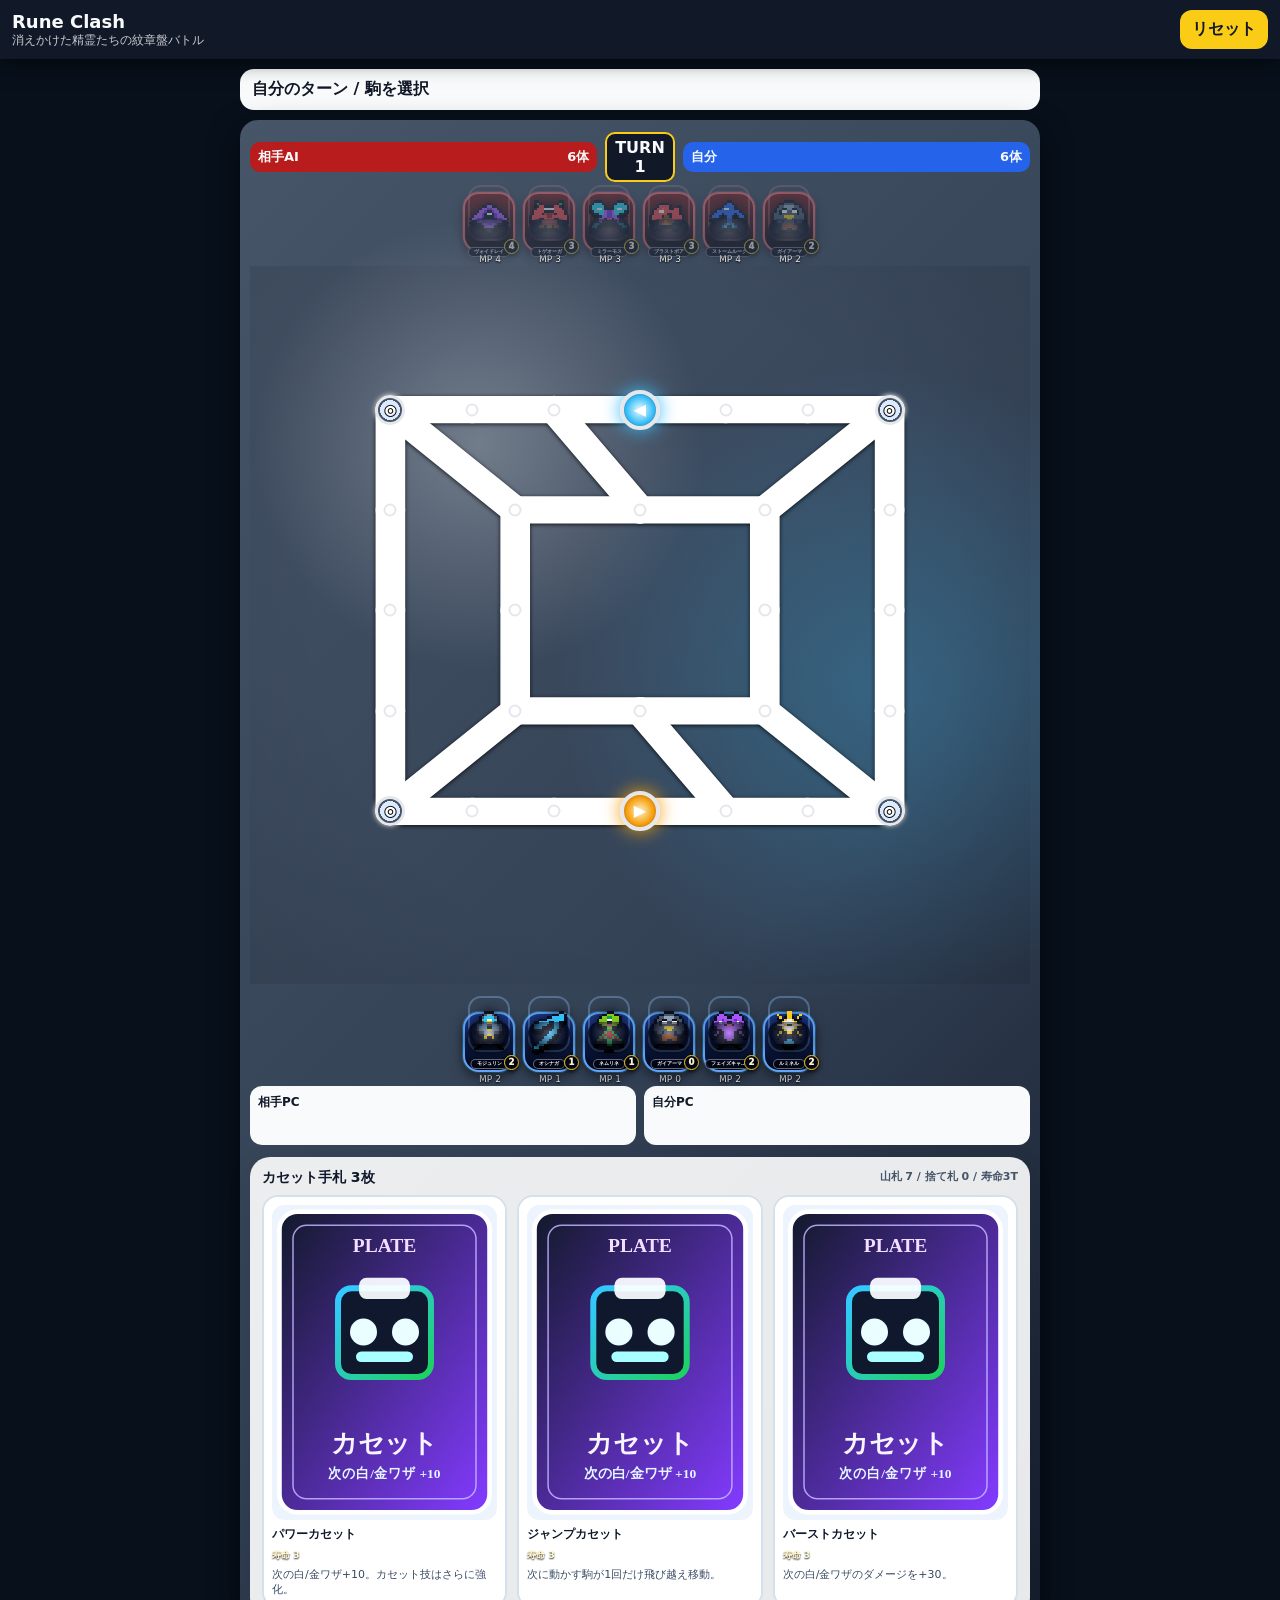
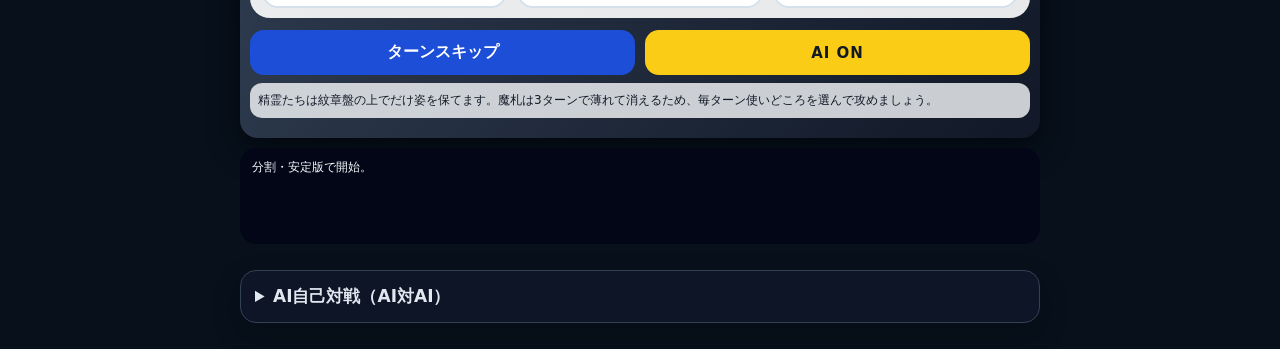
<file: index.html>
<!doctype html>
<html lang="ja">
<head>
  <meta charset="utf-8">
  <meta name="viewport" content="width=device-width,initial-scale=1,viewport-fit=cover">
  <title>Rune Clash</title>
  <link rel="stylesheet" href="styles.css?v=20260722-2">
  <link rel="stylesheet" href="styles-patch.css?v=20260722-2">
  <link rel="stylesheet" href="hotfix.css?v=20260722-2">
  <link rel="stylesheet" href="motion.css?v=20260722-2">
  <link rel="stylesheet" href="stand-fix.css?v=20260722-2">
  <link rel="stylesheet" href="pixel-characters.css?v=20260722-2">
  <link rel="stylesheet" href="rune-flow-fix.css?v=20260722-2">
  <link rel="stylesheet" href="mp-badge-fix.css?v=20260722-2">
  <link rel="stylesheet" href="team-base-fix.css?v=20260722-2">
</head>
<body>
  <header class="topbar">
    <div>
      <h1>Rune Clash</h1>
      <div class="sub">消えかけた精霊たちの紋章盤バトル</div>
    </div>
    <button id="resetBtn" class="reset">リセット</button>
  </header>

  <main class="app">
    <div id="status" class="status"></div>
    <section class="field">
      <div class="scorebar">
        <div class="score p2"><span>相手AI</span><span>6体</span></div>
        <div class="turn">TURN<br><span id="turnCount">1</span></div>
        <div class="score p1"><span>自分</span><span>6体</span></div>
      </div>

      <div id="topBench" class="bench"></div>
      <div id="board" class="board"></div>
      <div id="bottomBench" class="bench"></div>

      <div class="pcRows">
        <div class="pcBox"><div class="pcTitle">相手PC</div><div id="p2pc" class="chips"></div></div>
        <div class="pcBox"><div class="pcTitle">自分PC</div><div id="p1pc" class="chips"></div></div>
      </div>

      <section id="plateTray" class="plates"></section>

      <div class="actions bossActions">
        <button id="skipAction" class="action ability" disabled>バトルしない</button>
        <button id="aiBtn" class="action ai">AI ON</button>
      </div>

      <div class="hint">
        精霊たちは紋章盤の上でだけ姿を保てます。魔札は3ターンで薄れて消えるため、毎ターン使いどころを選んで攻めましょう。
      </div>
    </section>
    <div id="log" class="log"></div>
  </main>

  <div id="battleOverlay" class="overlay">
    <div class="box">
      <div class="title">バトルルーレット</div>
      <div class="battleStack">
        <div class="card">
          <div id="topName" class="name"></div>
          <div class="wheelWrap"><div class="pointer"></div><div id="topWheel" class="wheel"></div></div>
          <div id="topResult" class="res"></div>
          <div id="topSegs" class="segs"></div>
        </div>
        <div class="card">
          <div id="bottomName" class="name"></div>
          <div class="wheelWrap"><div class="pointer"></div><div id="bottomWheel" class="wheel"></div></div>
          <div id="bottomResult" class="res"></div>
          <div id="bottomSegs" class="segs"></div>
        </div>
      </div>
      <div id="battleResult" class="result">ルーレット回転中...</div>
      <button id="continueBattle" class="primary" style="display:none">結果を確認して続ける</button>
    </div>
  </div>

  <div id="infoOverlay" class="overlay">
    <div class="box">
      <div class="title" id="infoTitle">ユニット情報</div>
      <div id="infoBody" class="infoBody"></div>
      <button id="infoClose" class="primary">閉じる</button>
    </div>
  </div>

  <script src="src/data.js?v=20260722-2"></script>
  <script src="src/original-party.js?v=20260722-2"></script>
  <script src="src/roster-100.js?v=20260722-2"></script>
  <script src="src/featured-characters.js?v=20260722-2"></script>
  <script src="src/character-art.js?v=20260722-2"></script>
  <script src="src/pixel-characters.js?v=20260722-2"></script>
  <script src="src/pixel-characters-v2.js?v=20260722-2"></script>
  <script src="src/character-icons.js?v=20260722-2"></script>
  <script src="src/state.js?v=20260722-2"></script>
  <script src="src/rules.js?v=20260722-2"></script>
  <script src="src/ai-weights.js?v=20260722-2"></script>
  <script src="src/ai.js?v=20260722-2"></script>
  <script src="src/ai-goal-guard.js?v=20260722-2"></script>
  <script src="src/ai-hold-goal-guard.js?v=20260722-2"></script>
  <script src="src/effects-patch.js?v=20260722-2"></script>
  <script src="src/gameplay-fixes.js?v=20260722-2"></script>
  <script src="src/rule-break.js?v=20260722-2"></script>
  <script src="src/ai-learn-patch.js?v=20260722-2"></script>
  <script src="src/ui.js?v=20260722-2"></script>
  <script src="src/ui-patch.js?v=20260722-2"></script>
  <script src="src/battle-tap-fix.js?v=20260722-2"></script>
  <script src="src/goal-enemy-tap-fix.js?v=20260722-2"></script>
  <script src="src/status-battle-rule-fix.js?v=20260722-2"></script>
  <script src="src/battle-animations.js?v=20260722-2"></script>
  <script src="src/poison-trails.js?v=20260722-2"></script>
  <script src="src/ai-train.js?v=20260722-2"></script>
  <script src="src/ai-run-safe.js?v=20260722-2"></script>
  <script src="src/plates.js?v=20260722-2"></script>
  <script src="src/cassette-deck.js?v=20260722-2"></script>
  <script src="src/xspeed-entry-fix.js?v=20260722-2"></script>
  <script src="src/rune-flow-fix.js?v=20260722-2"></script>
  <script src="src/report.js?v=20260722-2"></script>
  <script src="src/learning-analysis.js?v=20260722-2"></script>
  <script src="src/ai-anti-surround-fix.js?v=20260722-2"></script>
  <script src="src/ai-yomi-fix.js?v=20260722-2"></script>
  <script src="src/ai-ev-fix.js?v=20260722-2"></script>
  <script src="src/ai-emergency-block-fix.js?v=20260722-2"></script>
  <script src="src/ai-guard-surround-emergency-fix.js?v=20260722-2"></script>
  <script src="src/ai-spawn-survival-fix.js?v=20260722-2"></script>
  <script src="src/ai-final-priority-fix.js?v=20260722-2"></script>
  <script src="src/ai-target-guard-fix.js?v=20260722-2"></script>
  <script src="src/ai-decision-log-fix.js?v=20260722-2"></script>
  <script src="src/report-analysis-filter-fix.js?v=20260722-2"></script>
  <script src="src/report-ui-fix.js?v=20260722-2"></script>
  <script src="src/report-fast-digest-fix.js?v=20260722-2"></script>
  <script src="src/main.js?v=20260722-selfplay-1"></script>
  <script src="src/balance-fix.js?v=20260722-2"></script>
  <script src="src/mp-badge-fix.js?v=20260722-2"></script>
  <script src="src/ai-last-word-priority-fix.js?v=20260722-2"></script>
</body>
</html>
</file>
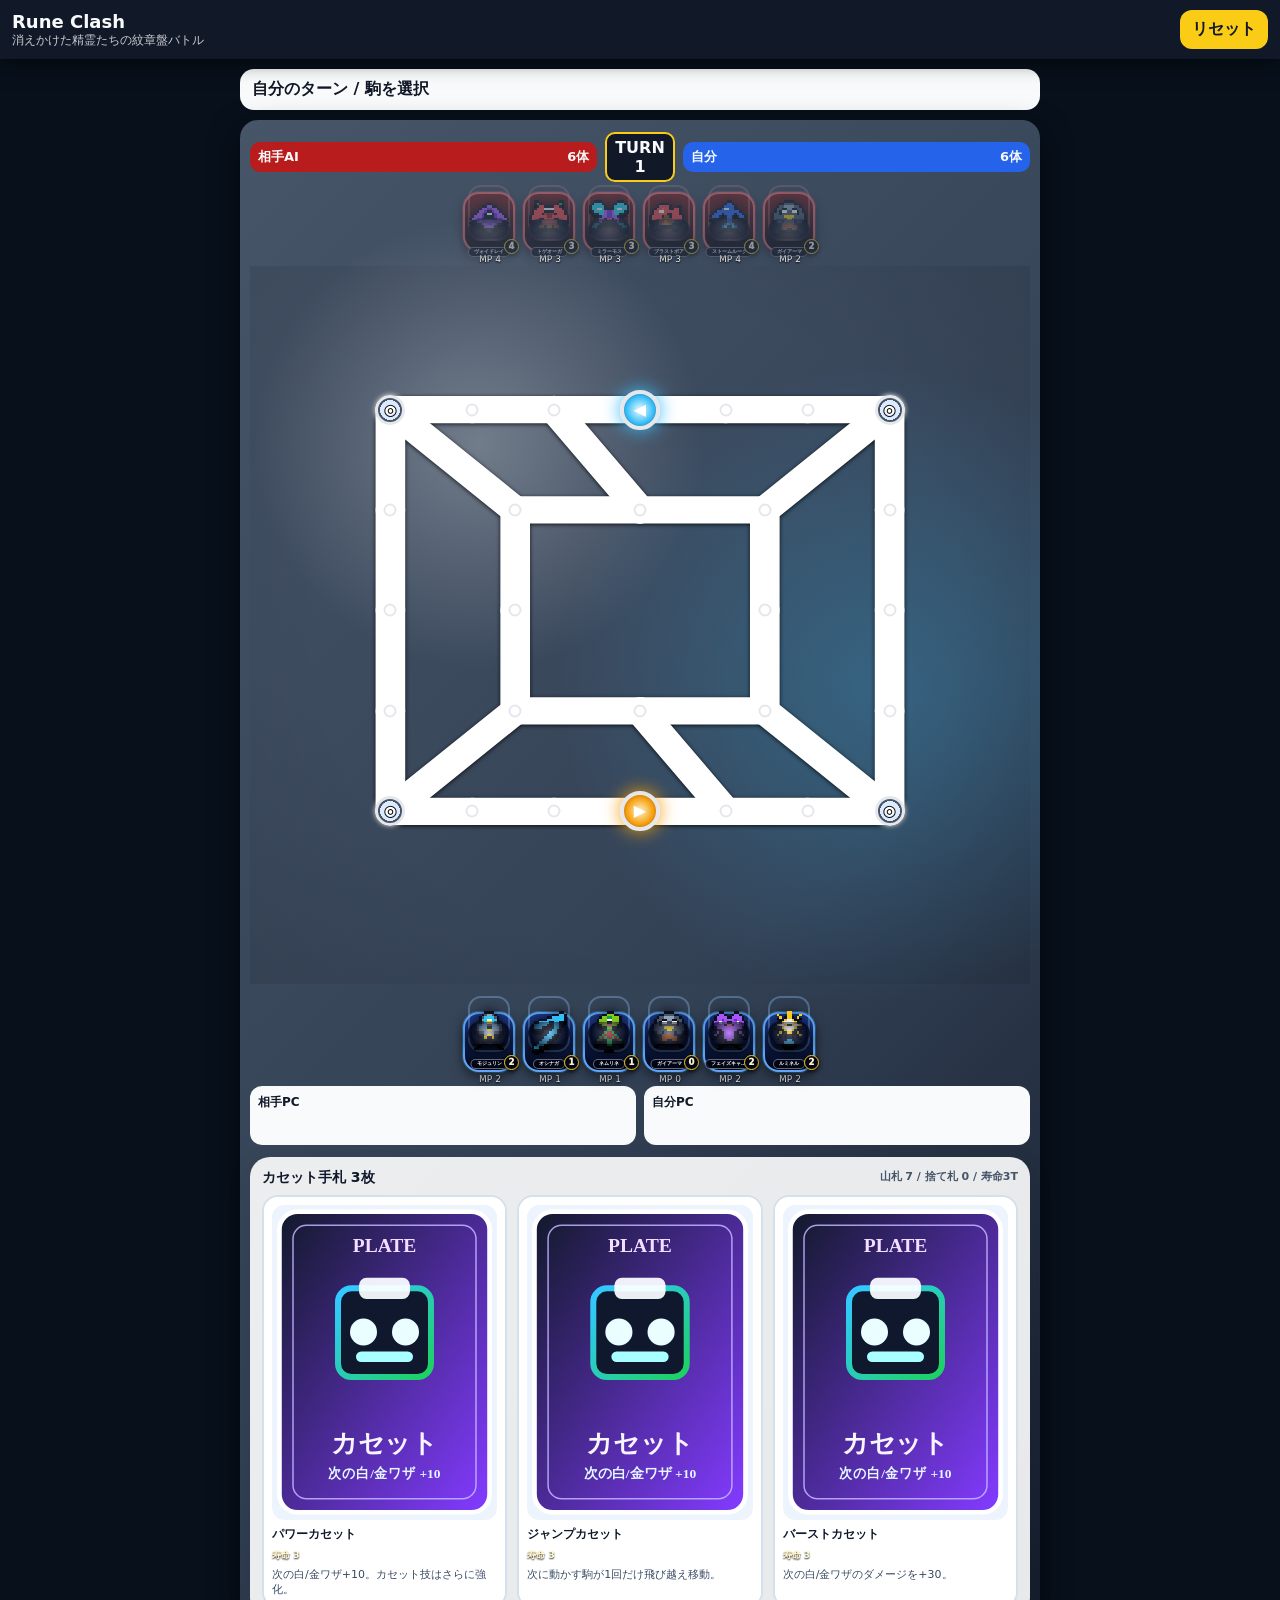
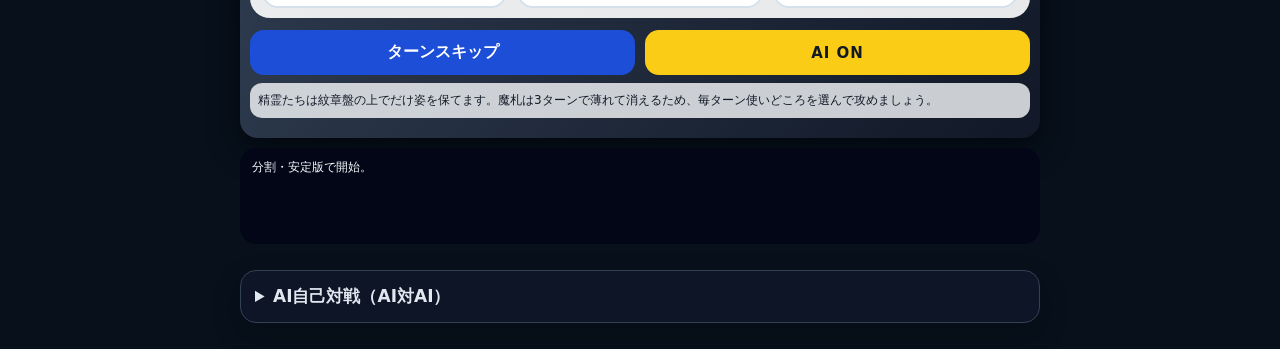
<file: play.html>
<!doctype html>
<html lang="ja">
<head>
<meta charset="utf-8">
<meta name="viewport" content="width=device-width,initial-scale=1">
<title>コマスター 起動</title>
<style>
body{margin:0;min-height:100vh;display:grid;place-items:center;background:#07101b;color:#f8fafc;font-family:system-ui,sans-serif}.box{max-width:520px;margin:20px;padding:24px;border-radius:20px;background:#111827;box-shadow:0 20px 50px #0008}a{display:block;text-align:center;margin-top:18px;padding:14px;border-radius:14px;background:#facc15;color:#111827;font-weight:900;text-decoration:none}code{background:#020617;padding:2px 6px;border-radius:6px}.sub{opacity:.8;line-height:1.7}
</style>
</head>
<body>
<div class="box">
<h1>コマスター</h1>
<p class="sub">安定化のため、ゲーム本体を分割しました。<br>ローカルではフォルダごと保存して <code>index.html</code> を開いてください。</p>
<a href="index.html">index.html を開く</a>
</div>
<script>location.replace('index.html');</script>
</body>
</html>
</file>
<file: styles.css>
*{box-sizing:border-box}body{margin:0;background:#07101b;color:#f8fafc;font-family:system-ui,-apple-system,BlinkMacSystemFont,"Segoe UI",sans-serif}button{font:inherit}.topbar{position:sticky;top:0;z-index:20;display:flex;justify-content:space-between;align-items:center;padding:10px 12px;background:#111827;box-shadow:0 4px 18px #0008}h1{font-size:18px;margin:0}.sub{font-size:12px;opacity:.8}.reset{border:0;border-radius:12px;padding:9px 12px;background:#facc15;color:#111827;font-weight:900}.app{max-width:820px;margin:auto;padding:10px;display:grid;gap:10px}.status{background:#f8fafc;color:#111827;border-radius:14px;padding:10px 12px;font-weight:900}.field{border-radius:18px;overflow:hidden;padding:10px;background:radial-gradient(circle at 30% 20%,#ffffff44,transparent 16%),radial-gradient(circle at 80% 35%,#38bdf844,transparent 26%),linear-gradient(135deg,#475569,#334155 55%,#111827);box-shadow:0 10px 30px #0008}.scorebar{display:grid;grid-template-columns:1fr auto 1fr;gap:8px;align-items:center}.score{display:flex;justify-content:space-between;border-radius:10px;padding:6px 8px;font-size:13px;font-weight:900}.score.p2{background:#b91c1c}.score.p1{background:#2563eb}.turn{border:2px solid #facc15;background:#111827;border-radius:10px;text-align:center;padding:4px 8px;font-weight:900}.bench{min-height:82px;display:flex;justify-content:center;gap:6px;flex-wrap:wrap;padding:6px 0}.slot{width:49px}.benchBtn{width:49px;height:49px;border-radius:999px;border:3px solid #e5e7eb;background:radial-gradient(circle at 35% 35%,#fff,#cbd5e1 72%,#94a3b8);color:#111827;font-size:7.5px;font-weight:900;line-height:1.05;padding:3px;touch-action:none}.benchBtn.active{outline:4px solid #facc15}.benchBtn:disabled{opacity:.45}.meta{text-align:center;font-size:9px;margin-top:2px;text-shadow:0 1px 2px #000}.board{position:relative;aspect-ratio:100/92;max-width:680px;margin:auto}.lines{position:absolute;inset:0;width:100%;height:100%;pointer-events:none;filter:drop-shadow(0 1px 2px #000c)}.edge{stroke:#fff;stroke-width:3.8;stroke-linecap:round}.moveFx{stroke:#facc15;stroke-width:5.5;stroke-linecap:round;stroke-dasharray:6 5;animation:dash .55s linear infinite,pulse .9s ease-out both}.moveDot{fill:#facc15;animation:pulse .9s ease-out both}@keyframes dash{to{stroke-dashoffset:-22}}@keyframes pulse{0%{opacity:.95}100%{opacity:0}}.node{position:absolute;transform:translate(-50%,-50%);width:13px;height:13px;border-radius:999px;background:#fff;border:2px solid #e5e7eb;box-shadow:0 0 5px #fff;z-index:2}.node.spawn{width:30px;height:30px;border-width:3px;background:radial-gradient(circle,#fff 0 28%,#dbeafe 29% 58%,#475569 59%)}.node.goal{width:40px;height:40px;border-width:4px;background:radial-gradient(circle,#fef3c7,#f59e0b 60%,#92400e);display:grid;place-items:center;color:#fff;font-weight:900;box-shadow:0 0 18px #f59e0b}.node.goal.player{background:radial-gradient(circle,#ecfeff,#38bdf8 60%,#075985);box-shadow:0 0 18px #38bdf8}.node.reach{outline:4px solid #60a5fa;outline-offset:3px}.node.attack{outline:4px solid #fb7185;outline-offset:3px}.fig{position:absolute;transform:translate(-50%,-50%);width:52px;height:52px;border-radius:999px;border:4px solid #cbd5e1;display:grid;place-items:center;text-align:center;padding:4px;color:#fff;font-size:8.5px;font-weight:900;line-height:1.02;box-shadow:0 10px 18px #0008,inset 0 -7px 10px #0005;z-index:4;touch-action:none}.fig.p1{background:linear-gradient(#60a5fa,#2563eb)}.fig.p2{background:linear-gradient(#fb7185,#dc2626)}.fig.sel{outline:5px solid #facc15}.fig.attackable{outline:5px solid #fb7185}.fig.waiting{filter:grayscale(.55);opacity:.75}.fig.moved{outline:5px solid #facc15;box-shadow:0 0 24px #facc15,0 10px 18px #0008}.mp{position:absolute;right:-3px;bottom:-3px;min-width:21px;height:21px;border-radius:999px;background:#0ea5e9;border:2px solid #fff;display:grid;place-items:center;font-size:12px}.mark{position:absolute;left:-6px;top:-6px;border-radius:999px;background:#111827dd;border:1px solid #fff;padding:2px 4px;font-size:9px}.pcRows{display:grid;grid-template-columns:1fr 1fr;gap:8px;margin-top:8px}.pcBox{background:#f8fafc;color:#111827;border-radius:12px;padding:8px}.pcTitle{font-size:12px;font-weight:900}.chips{display:flex;gap:6px;flex-wrap:wrap;min-height:26px}.chips span{background:#e5e7eb;border-radius:999px;padding:4px 8px;font-size:11px;font-weight:900}.actions{display:grid;grid-template-columns:72px 1fr 110px;gap:8px;margin-top:10px}.action{border:0;border-radius:12px;padding:12px 8px;font-weight:900}.surrender,.ability{background:#1d4ed8;color:#fff}.ai{background:#facc15;color:#111827;font-size:18px;letter-spacing:1px}.hint{background:#f8fafccc;color:#111827;border-radius:12px;padding:8px;font-size:12px;line-height:1.45;margin-top:8px}.log{background:#020617;border-radius:16px;padding:12px;min-height:96px;white-space:pre-wrap;font:12px ui-monospace,Menlo,Consolas,monospace;line-height:1.45}.overlay{position:fixed;inset:0;display:none;align-items:center;justify-content:center;padding:14px;z-index:50;background:#000b}.box{width:min(720px,100%);max-height:92vh;overflow:auto;background:#f8fafc;color:#111827;border-radius:22px;padding:14px;box-shadow:0 22px 60px #000b}.title{text-align:center;font-size:18px;font-weight:900;margin-bottom:10px}.battleStack{display:grid;gap:10px}.card{background:#e5e7eb;border-radius:18px;padding:10px;text-align:center}.name{font-weight:900;margin-bottom:8px}.wheelWrap{position:relative;width:min(48vw,190px);aspect-ratio:1;margin:auto}.pointer{position:absolute;left:50%;top:-4px;transform:translateX(-50%);width:0;height:0;border-left:10px solid transparent;border-right:10px solid transparent;border-top:18px solid #111827;z-index:8}.wheel{position:absolute;inset:0;border-radius:999px;border:8px solid #111827;transition:transform 1.45s cubic-bezier(.12,.8,.18,1);box-shadow:inset 0 0 0 4px #fff,0 8px 18px #0004;overflow:hidden}.wheel:after{content:"";position:absolute;inset:38%;border-radius:999px;background:#111827;border:4px solid #fff;z-index:5}.wlabel{position:absolute;left:50%;top:50%;width:78px;margin-left:-39px;margin-top:-8px;padding:1px 3px;border-radius:999px;background:#ffffffd9;color:#111827;font-size:7px;font-weight:900;line-height:1.05;text-align:center;z-index:4;white-space:nowrap;overflow:hidden;text-overflow:ellipsis}.res{min-height:24px;font-size:13px;font-weight:900;margin-top:8px}.segs{text-align:left;margin-top:8px;font-size:11px;line-height:1.35}.seg{display:flex;align-items:center;gap:5px;border-top:1px solid #cbd5e1;padding:3px 0}.sw{width:10px;height:10px;border-radius:999px;border:1px solid #334155;flex:0 0 auto}.result{text-align:center;font-weight:900;margin:12px 0}.primary{width:100%;border:0;border-radius:14px;padding:12px;background:#facc15;color:#111827;font-weight:900}.infoBody{font-size:13px;line-height:1.5}.infoBody h3{margin:10px 0 5px}.locked .benchBtn,.locked .node,.locked .fig,.locked .reset{pointer-events:none}@media(max-width:480px){.slot{width:47px}.benchBtn{width:47px;height:47px;font-size:7px}.fig{width:46px;height:46px;font-size:8px}.wheelWrap{width:170px}.wlabel{font-size:7px;width:68px;margin-left:-34px}.actions{grid-template-columns:64px 1fr 92px}.ai{font-size:15px}}
</file>
<file: styles-patch.css>
.actions{grid-template-columns:1fr 1fr;gap:10px}.bossActions{margin-top:12px}.action{border-radius:14px;min-height:42px;font-weight:900}.ai{font-size:15px}.hint{line-height:1.55}.hint b{color:#111827}.fx-bench{animation:benchOut .38s ease both}.fx-swap{animation:swapPulse .42s ease both}.fx-fly{animation:flyUp .46s ease both}.plates{margin-top:12px;padding:12px 12px 10px;border-radius:20px;background:rgba(255,255,255,.9);box-shadow:0 8px 24px rgba(15,23,42,.12)}.platesTitle{font-weight:900;font-size:14px;color:#0f172a;margin-bottom:8px;display:flex;justify-content:space-between;gap:8px}.plateRow{display:grid;grid-template-columns:repeat(3,1fr);gap:10px}.plateCard{display:flex;flex-direction:column;gap:6px;border:2px solid #cbd5e1;border-radius:16px;padding:8px;background:#f8fafc}.plateCard.active{border-color:#f59e0b;box-shadow:0 0 0 3px rgba(245,158,11,.2)}.plateArt{width:100%;aspect-ratio:5/7;object-fit:cover;border-radius:12px;background:#e2e8f0}.plateName{font-size:12px;font-weight:900;color:#111827}.plateDesc{font-size:11px;line-height:1.35;color:#334155;min-height:30px}.plateBtn{border:none;border-radius:10px;background:#1d4ed8;color:#fff;font-weight:800;padding:8px 6px}.plateBtn[disabled]{background:#94a3b8}.plateMeta{font-size:11px;color:#475569}.hintPlate{font-size:11px;color:#475569}.matchReportPanel{display:none;margin:12px 16px 24px;padding:12px;border-radius:18px;background:#0b1020;color:#e5e7eb;box-shadow:0 14px 40px rgba(0,0,0,.25)}.reportHead{display:flex;align-items:center;justify-content:space-between;gap:8px;margin-bottom:8px}.reportHead button{border:none;border-radius:10px;padding:8px 12px;font-weight:900;background:#facc15;color:#111827}.matchReportPanel textarea{width:100%;min-height:260px;border:1px solid #334155;border-radius:12px;background:#020617;color:#d1fae5;font-family:ui-monospace,SFMono-Regular,Menlo,Consolas,monospace;font-size:11px;line-height:1.45;padding:10px;box-sizing:border-box;white-space:pre}.plateFlash{position:fixed;inset:0;display:none;align-items:center;justify-content:center;background:rgba(2,6,23,.42);z-index:9999;pointer-events:none}.plateFlash.show{display:flex;animation:flashFade .76s ease both}.plateFlashCard{width:min(230px,56vw);padding:14px;border-radius:24px;background:rgba(248,250,252,.96);box-shadow:0 22px 70px rgba(0,0,0,.45);text-align:center;font-weight:900;color:#0f172a;animation:platePop .76s cubic-bezier(.15,.9,.2,1) both}.plateFlashCard img{width:100%;border-radius:18px;display:block;margin-bottom:10px}@keyframes platePop{0%{transform:scale(.55) rotate(-8deg);opacity:0}45%{transform:scale(1.08) rotate(2deg);opacity:1}100%{transform:scale(.96) rotate(0);opacity:0}}@keyframes flashFade{0%{opacity:0}25%{opacity:1}100%{opacity:0}}@keyframes benchOut{0%{transform:scale(1);opacity:1}55%{transform:scale(1.18) translateY(-10px);opacity:.8}100%{transform:scale(.45) translateY(28px);opacity:.2}}@keyframes swapPulse{0%{transform:scale(1)}40%{transform:scale(1.22) rotate(6deg)}100%{transform:scale(1)}}@keyframes flyUp{0%{transform:translateY(0) scale(1);filter:brightness(1)}50%{transform:translateY(-28px) scale(1.12);filter:brightness(1.35)}100%{transform:translateY(0) scale(1)}}@media(max-width:560px){.actions{grid-template-columns:1fr 1fr}.action{padding:10px 6px;font-size:13px}.scorebar{margin-bottom:8px}.bench{min-height:62px}.pcRows{gap:8px}.plateRow{grid-template-columns:1fr 1fr 1fr;gap:8px}.plateCard{padding:6px}.plateName{font-size:11px}.plateDesc{font-size:10px;min-height:26px}.plateBtn{font-size:11px;padding:7px 4px}.matchReportPanel{margin:10px 12px 18px}.matchReportPanel textarea{min-height:240px;font-size:10px}}

/* One-screen mobile gameplay layout */
@media(max-width:720px){
  html,body{height:100%;overflow:hidden;overscroll-behavior:none;touch-action:manipulation}
  body{min-height:100dvh}
  .topbar{position:relative;height:38px;padding:5px 8px;box-shadow:0 2px 10px #0008}
  h1{font-size:15px;line-height:1}
  .sub{display:none}
  .reset{padding:6px 9px;border-radius:10px;font-size:12px}
  .app{height:calc(100dvh - 38px);max-width:none;padding:4px;gap:4px;display:grid;grid-template-rows:auto minmax(0,1fr) 28px;overflow:hidden}
  .status{padding:5px 8px;border-radius:10px;font-size:12px;line-height:1.15;white-space:nowrap;overflow:hidden;text-overflow:ellipsis}
  .field{min-height:0;height:100%;padding:5px;border-radius:12px;display:grid;grid-template-rows:auto auto minmax(0,1fr) auto auto auto auto;gap:3px;overflow:hidden}
  .scorebar{gap:4px;margin:0}.score{padding:4px 6px;border-radius:8px;font-size:11px}.turn{padding:2px 6px;border-radius:8px;font-size:10px;line-height:1.05}.turn span{font-size:14px}
  .bench{min-height:0;height:43px;padding:1px 0;gap:3px;flex-wrap:nowrap;overflow:hidden}.slot{width:39px}.benchBtn{width:38px;height:38px;border-width:2px;font-size:6px;padding:2px}.meta{display:none}
  .board{width:min(100%,calc((100dvh - 250px)*1.08));max-width:100%;min-height:0;margin:0 auto;align-self:center}.node{width:10px;height:10px;border-width:1.5px}.node.spawn{width:23px;height:23px;border-width:2px}.node.goal{width:31px;height:31px;border-width:3px;font-size:11px}.node.reach,.node.attack{outline-width:3px;outline-offset:2px}
  .fig{width:40px;height:40px;border-width:3px;font-size:6.8px;padding:2px}.fig.sel,.fig.attackable,.fig.moved{outline-width:3px}.mp{min-width:16px;height:16px;font-size:9px;right:-2px;bottom:-2px}.mark{font-size:7px;padding:1px 3px;left:-4px;top:-4px}
  .pcRows{margin-top:0;gap:4px}.pcBox{padding:4px 6px;border-radius:9px}.pcTitle{font-size:10px}.chips{min-height:16px;gap:3px}.chips span{font-size:9px;padding:2px 5px}
  .plates{margin-top:0;padding:4px 5px;border-radius:10px}.platesTitle{font-size:10px;margin-bottom:3px}.hintPlate{display:none}.plateRow{display:grid;grid-template-columns:repeat(4,1fr);gap:4px}.plateCard{display:grid;grid-template-columns:1fr;gap:2px;padding:4px;border-radius:9px;border-width:1px}.plateArt{display:none}.plateName{font-size:9px;line-height:1.05;white-space:nowrap;overflow:hidden;text-overflow:ellipsis}.plateDesc{display:none}.plateBtn{padding:5px 2px;border-radius:7px;font-size:9px;line-height:1}
  .bossActions{margin-top:0}.actions{display:grid;grid-template-columns:1fr 1fr;gap:5px}.action{min-height:34px;padding:7px 4px;border-radius:10px;font-size:12px}.ai{font-size:12px;letter-spacing:0}
  .hint{display:none}.log{min-height:0;height:28px;padding:5px 7px;border-radius:9px;font-size:10px;line-height:1.25;overflow:hidden;white-space:nowrap;text-overflow:ellipsis}
  .box{max-height:94dvh;padding:10px;border-radius:18px}.wheelWrap{width:min(42vw,150px)}.title{font-size:15px;margin-bottom:6px}.card{padding:7px;border-radius:14px}.segs{display:none}.result{margin:8px 0}.primary{padding:10px}
  .matchReportPanel{position:fixed;left:8px;right:8px;bottom:8px;max-height:45dvh;margin:0;z-index:60;overflow:hidden;padding:8px;border-radius:14px}.matchReportPanel textarea{min-height:32dvh;font-size:9px;line-height:1.25}.reportHead{margin-bottom:5px}.reportHead button{padding:6px 9px;border-radius:8px;font-size:11px}
}
@media(max-height:680px) and (max-width:720px){
  .topbar{height:32px;padding:3px 7px}h1{font-size:13px}.reset{padding:4px 8px;font-size:11px}.app{height:calc(100dvh - 32px);grid-template-rows:auto minmax(0,1fr) 24px;padding:3px;gap:3px}.status{padding:4px 7px;font-size:11px}.field{padding:4px;gap:2px}.bench{height:37px}.slot{width:34px}.benchBtn{width:34px;height:34px;font-size:5.6px}.board{width:min(100%,calc((100dvh - 218px)*1.08))}.fig{width:36px;height:36px;font-size:6px}.node.goal{width:28px;height:28px}.node.spawn{width:21px;height:21px}.pcBox{padding:3px 5px}.plates{padding:3px 4px}.platesTitle{display:none}.plateCard{padding:3px}.plateName{display:none}.plateBtn{font-size:8.5px;padding:5px 1px}.action{min-height:30px;padding:6px 4px}.log{height:24px;font-size:9px;padding:4px 6px}
}
</file>
<file: hotfix.css>
button.node{appearance:none;-webkit-appearance:none;padding:0;line-height:1;display:grid;place-items:center;transform:translate(-50%,-50%)}
.node.reach,.node.attack{outline:none!important}
.node.reach{box-shadow:0 0 0 4px #60a5fa,0 0 8px #60a5fa,0 0 5px #fff!important}
.node.attack{box-shadow:0 0 0 4px #fb7185,0 0 8px #fb7185,0 0 5px #fff!important}
.node.poisonTrap{background:radial-gradient(circle,#bbf7d0 0 30%,#22c55e 31% 64%,#14532d 65%)!important;box-shadow:0 0 0 4px #22c55e,0 0 14px #22c55e,0 0 5px #fff!important;color:#052e16!important}.node.poisonTrap:after{content:'毒';position:absolute;right:-9px;top:-9px;background:#14532d;color:#dcfce7;border:1px solid #bbf7d0;border-radius:999px;font-size:8px;font-weight:900;padding:1px 3px;line-height:1}
.fig{width:58px!important;height:58px!important;padding:2px!important;grid-template-rows:1fr 11px!important;gap:0!important;overflow:visible}.figIcon{display:grid;place-items:center;width:48px!important;height:44px!important;border-radius:14px;margin:auto;border:1px solid #fff;font-size:11px;box-shadow:0 2px 8px #0009;background:#02061755!important;overflow:hidden}.figName{display:block;max-width:100%;font-size:7px;line-height:1;white-space:nowrap;overflow:hidden;text-overflow:ellipsis}.mp{font-size:9px!important;padding:0 4px!important;min-width:28px!important;height:16px!important;right:-5px!important;bottom:-5px!important}.mark{z-index:5}.bench{height:66px!important;min-height:66px!important}.slot{width:54px!important}.benchBtn{width:52px!important;height:60px!important;display:grid;grid-template-rows:42px 1fr 10px;align-items:center;justify-items:center;gap:0;padding:2px!important}.benchIcon{display:grid;place-items:center;width:46px!important;height:40px!important;border-radius:13px;border:1px solid #fff;font-size:10px;box-shadow:0 2px 8px #0009;background:#02061755!important;overflow:hidden}.benchName{display:block;max-width:100%;white-space:nowrap;overflow:hidden;text-overflow:ellipsis;line-height:1;font-size:7px}.benchMp{display:block;font-size:8px;line-height:1;color:#111827;background:#fff9;border-radius:999px;padding:0 4px}.charImg{width:100%;height:100%;object-fit:cover;display:block}.charFallback{display:grid;place-items:center;width:100%;height:100%;border-radius:12px;color:#fff;font-weight:900;font-size:18px}.plateRow{grid-template-columns:repeat(3,1fr)}
@media(max-width:720px){.fig{width:52px!important;height:52px!important}.figIcon{width:43px!important;height:39px!important}.figName{font-size:6px}.mp{min-width:26px!important;height:15px!important;font-size:8px!important}.bench{height:58px!important;min-height:58px!important}.slot{width:48px!important}.benchBtn{width:46px!important;height:53px!important;grid-template-rows:36px 1fr 9px}.benchIcon{width:40px!important;height:34px!important}.benchName{font-size:5.8px}.benchMp{font-size:7px;padding:0 3px}.node.reach{box-shadow:0 0 0 3px #60a5fa,0 0 7px #60a5fa!important}.node.attack{box-shadow:0 0 0 3px #fb7185,0 0 7px #fb7185!important}.node.poisonTrap{box-shadow:0 0 0 3px #22c55e,0 0 9px #22c55e!important}.node.poisonTrap:after{font-size:7px;right:-8px;top:-8px}.plateRow{grid-template-columns:repeat(5,1fr)!important}.plateCard{min-width:0}.plateBtn{font-size:8px!important}.plateName{font-size:8px!important}.plates{max-height:62px;overflow:hidden}}
@media(max-height:680px) and (max-width:720px){.fig{width:48px!important;height:48px!important}.figIcon{width:39px!important;height:35px!important}.figName{font-size:5.4px}.mp{min-width:24px!important;height:14px!important;font-size:7px!important}.bench{height:52px!important;min-height:52px!important}.slot{width:43px!important}.benchBtn{width:41px!important;height:48px!important;grid-template-rows:31px 1fr 8px}.benchIcon{display:grid;width:36px!important;height:30px!important}.benchName{font-size:5.3px}.benchMp{font-size:6.8px}.plateName{display:none!important}.plates{max-height:42px}.plateRow{grid-template-columns:repeat(5,1fr)!important}}
</file>
<file: motion.css>
.fig{transition:left .42s ease,top .42s ease,transform .28s ease,opacity .28s ease,filter .28s ease;overflow:visible!important;border-radius:16px!important;display:block!important;background:linear-gradient(180deg,#1e293bcc,#020617ee)!important;border:2px solid #e5e7eb!important;box-shadow:0 9px 16px #000b,0 0 0 1px #facc1544!important}.fig.fx-bench{animation:pcVanish .58s ease-in both}.fig.fx-fly{animation:flyBench .62s ease-in both}.fig.fx-swap{animation:swapBlink .68s ease-in-out both}.fig.fx-push{animation:pushSlide .52s ease-out both}.fig.fx-ko{animation:pcVanish .58s ease-in both}@keyframes pcVanish{0%{opacity:1;transform:translate(-50%,-50%) scale(1);filter:brightness(1.15)}45%{opacity:.9;transform:translate(-50%,-62%) scale(1.18);filter:brightness(1.8) saturate(1.4)}100%{opacity:0;transform:translate(-50%,-88%) scale(.28) rotate(-10deg);filter:brightness(2.5) blur(2px)}}@keyframes flyBench{0%{opacity:1;transform:translate(-50%,-50%) scale(1)}45%{opacity:.9;transform:translate(-50%,-70%) scale(1.08) rotate(8deg)}100%{opacity:0;transform:translate(-50%,-110%) scale(.35) rotate(18deg);filter:blur(2px)}}@keyframes swapBlink{0%{transform:translate(-50%,-50%) scale(1);filter:brightness(1)}25%{transform:translate(-50%,-50%) scale(1.22);filter:brightness(2) hue-rotate(80deg)}60%{transform:translate(-50%,-50%) scale(.82);filter:brightness(1.4) hue-rotate(180deg)}100%{transform:translate(-50%,-50%) scale(1);filter:brightness(1)}}@keyframes pushSlide{0%{transform:translate(-50%,-50%) scale(1)}40%{transform:translate(-50%,-50%) scale(1.15);filter:brightness(1.7)}100%{transform:translate(-50%,-50%) scale(1)}}.board:after{content:'';position:absolute;inset:0;pointer-events:none;background:radial-gradient(circle at 50% 50%,transparent 60%,#0004);opacity:.35}.figIcon{position:absolute!important;left:50%!important;bottom:12px!important;width:64px!important;height:86px!important;transform:translateX(-50%)!important;overflow:visible!important;background:transparent!important;border:0!important;box-shadow:none!important;z-index:4!important}.figIcon:before{content:'';position:absolute;left:50%;bottom:2px;transform:translateX(-50%);width:48px;height:28px;border-radius:999px;background:radial-gradient(circle,#f8fafc55,#020617cc 72%);box-shadow:0 8px 13px #000c;z-index:1}.charSprite{display:block;border-radius:16px;background-repeat:no-repeat;background-size:400% 300%;box-shadow:0 12px 18px #000c,0 0 13px #facc1544;filter:drop-shadow(0 9px 5px #000c);position:relative;z-index:5}.figIcon .charSprite{position:absolute!important;left:50%!important;bottom:4px!important;width:92px!important;height:92px!important;transform:translateX(-50%)!important;transform-origin:center bottom;max-width:none!important;max-height:none!important}.figName{position:absolute!important;left:50%!important;bottom:-13px!important;transform:translateX(-50%)!important;z-index:8!important;display:block!important;width:max-content!important;max-width:76px!important;background:#020617e6!important;color:#f8fafc!important;border:1px solid #facc1588!important;border-radius:999px!important;padding:1px 6px!important;font-size:8px!important;line-height:1.1!important;text-shadow:0 1px 2px #000;box-shadow:0 3px 8px #000b}.mp{position:absolute!important;right:-12px!important;top:-17px!important;bottom:auto!important;z-index:10!important;min-width:31px!important;height:22px!important;background:linear-gradient(180deg,#facc15,#f97316)!important;color:#111827!important;border:2px solid #fff!important;font-size:10px!important;font-weight:900!important;box-shadow:0 4px 9px #000b!important}.mark{position:absolute!important;left:-12px!important;top:-16px!important;z-index:10!important;background:#7f1d1dcc!important;color:#fff!important;border:1px solid #fecaca!important}.benchBtn{overflow:visible!important;position:relative!important;border-radius:16px!important;background:linear-gradient(180deg,#1e293b,#020617)!important;color:#f8fafc!important;border:2px solid #e5e7eb!important}.benchIcon{position:absolute!important;left:50%!important;bottom:15px!important;width:54px!important;height:74px!important;transform:translateX(-50%)!important;overflow:visible!important;background:transparent!important;border:0!important;box-shadow:none!important}.benchIcon:before{content:'';position:absolute;left:50%;bottom:0;transform:translateX(-50%);width:42px;height:22px;border-radius:999px;background:radial-gradient(circle,#f8fafc44,#020617cc 74%);box-shadow:0 7px 11px #000c;z-index:1}.benchIcon .charSprite{position:absolute!important;left:50%!important;bottom:2px!important;width:78px!important;height:78px!important;transform:translateX(-50%)!important;max-width:none!important;max-height:none!important}.benchName{position:absolute!important;left:50%!important;bottom:-9px!important;transform:translateX(-50%)!important;z-index:8!important;display:block!important;width:max-content!important;max-width:68px!important;background:#020617e6!important;color:#f8fafc!important;border:1px solid #f8fafc66!important;border-radius:999px!important;padding:1px 5px!important;font-size:7px!important;line-height:1.05!important;text-shadow:0 1px 2px #000}.benchMp{position:absolute!important;right:-10px!important;top:-11px!important;z-index:9!important;background:linear-gradient(180deg,#38bdf8,#2563eb)!important;color:#fff!important;border:2px solid #fff!important;border-radius:999px!important;font-size:8px!important;font-weight:900!important;padding:1px 5px!important;box-shadow:0 4px 8px #000b}.charImg{border-radius:inherit}.reportHead{display:flex;align-items:center;justify-content:space-between;gap:8px}.reportActions{display:flex;gap:6px;align-items:center}.reportActions button,.reportHead button{border:0;border-radius:10px;padding:7px 9px;font-weight:900;background:#facc15;color:#111827}.reportActions #closeReportBtn{background:#334155;color:#f8fafc}.reportActions #replayReportBtn{background:#38bdf8;color:#082f49}.matchReportPanel textarea{min-height:220px}.plateCard.handCard.life3{opacity:1;filter:saturate(1.06) brightness(1.05)}.plateCard.handCard.life2{opacity:.72;filter:saturate(.82) brightness(.95)}.plateCard.handCard.life1{opacity:.42;filter:saturate(.45) brightness(.9);position:relative}.plateCard.handCard.life1:after{content:'消えかけ';position:absolute;right:4px;top:4px;background:#111827cc;color:#fef3c7;border:1px solid #facc15;border-radius:999px;font-size:8px;font-weight:900;padding:1px 5px}.plateLife{font-size:9px;font-weight:900;color:#fef3c7;text-shadow:0 1px 2px #000}.plateCard.powered{box-shadow:0 0 0 2px #facc15,0 0 12px #facc15aa!important}.plateCard.powered .plateName:before{content:'強化 ';color:#facc15}@media(max-width:720px){.figIcon{width:58px!important;height:78px!important;bottom:10px!important}.figIcon .charSprite{width:82px!important;height:82px!important}.figName{font-size:6.8px!important;bottom:-12px!important;max-width:66px!important}.mp{right:-10px!important;top:-15px!important;min-width:28px!important;height:20px!important;font-size:8px!important}.benchIcon{width:48px!important;height:64px!important;bottom:12px!important}.benchIcon .charSprite{width:68px!important;height:68px!important}.benchName{font-size:6px!important;bottom:-8px!important;max-width:58px!important}.benchMp{font-size:7px!important;right:-8px!important;top:-9px!important}.plateLife{font-size:7px}.plateCard.handCard.life1:after{font-size:6px;padding:1px 3px}.charSprite{background-size:400% 300%}}
</file>
<file: stand-fix.css>
html,body,.app,.field,.board,.bench,.slot,.fig,.figIcon,.benchBtn,.benchIcon{overflow:visible!important}.field{padding-top:12px!important}.board{max-width:780px!important;margin-top:18px!important;margin-bottom:18px!important}.pcRows{margin-top:18px!important}.node{z-index:12!important}.node.reach,.node.attack{z-index:70!important;width:34px!important;height:34px!important;box-shadow:0 0 0 3px #020617,0 0 18px #38bdf8cc!important}.node.attack{box-shadow:0 0 0 3px #020617,0 0 18px #fb7185cc!important}.fig{z-index:20!important;width:42px!important;height:42px!important;border-radius:999px!important;background:radial-gradient(circle at 50% 35%,#334155,#020617 72%)!important;border:2px solid #e5e7eb!important;box-shadow:0 6px 12px #000b,0 0 0 1px #facc1544!important}.fig.sel,.fig.selected,.fig.attackable{z-index:26!important}.fig:hover{z-index:28!important}.figIcon,.figIcon *,.figName,.mp,.mark{pointer-events:none!important}.figIcon{width:42px!important;height:48px!important;bottom:3px!important}.figIcon .charSprite,.figIcon .charImg,.figIcon .charArt{position:absolute!important;width:40px!important;height:48px!important;left:50%!important;bottom:1px!important;transform:translateX(-50%)!important;object-fit:contain!important;object-position:center bottom!important;background-size:400% 300%!important;border-radius:999px!important;box-shadow:none!important;filter:drop-shadow(0 4px 3px #000b);max-width:none!important;max-height:none!important}.figIcon:before{width:36px!important;height:16px!important;bottom:0!important}.figName{bottom:-13px!important;max-width:52px!important;font-size:6px!important;padding:1px 4px!important;background:#020617e6!important;border:1px solid #facc1588!important}.mp{right:-11px!important;top:-10px!important;min-width:25px!important;height:17px!important;font-size:7px!important}.mark{left:-9px!important;top:-9px!important;font-size:7px!important}.bench{padding-top:10px!important}.benchBtn{z-index:4!important}.benchIcon,.benchIcon *,.benchName,.benchMp{pointer-events:none!important}.benchIcon{width:42px!important;height:54px!important;bottom:9px!important}.benchIcon .charSprite,.benchIcon .charImg,.benchIcon .charArt{position:absolute!important;width:40px!important;height:54px!important;left:50%!important;bottom:1px!important;transform:translateX(-50%)!important;object-fit:contain!important;object-position:center bottom!important;background-size:400% 300%!important;border-radius:13px!important;filter:drop-shadow(0 4px 3px #000b);max-width:none!important;max-height:none!important}.benchName{bottom:-7px!important;max-width:48px!important;font-size:5.3px!important}.benchMp{right:-7px!important;top:-7px!important;font-size:6.2px!important}#bottomBench{padding-bottom:18px!important;margin-bottom:10px!important}#bottomBench .benchIcon{bottom:18px!important}#bottomBench .benchName{bottom:1px!important}#bottomBench .benchMp{top:-13px!important}#bottomBench .benchIcon:before{bottom:8px!important}@media(max-width:720px){.field{padding-top:10px!important}.board{max-width:98vw!important;margin-top:16px!important;margin-bottom:16px!important}.pcRows{margin-top:16px!important}.node.reach,.node.attack{width:32px!important;height:32px!important}.fig{width:38px!important;height:38px!important}.figIcon{width:38px!important;height:44px!important;bottom:2px!important}.figIcon .charSprite,.figIcon .charImg,.figIcon .charArt{width:36px!important;height:44px!important}.figName{max-width:46px!important;font-size:5.4px!important;bottom:-12px!important}.mp{right:-9px!important;top:-9px!important;min-width:22px!important;height:15px!important;font-size:6.4px!important}.benchIcon{width:38px!important;height:48px!important}.benchIcon .charSprite,.benchIcon .charImg,.benchIcon .charArt{width:36px!important;height:48px!important}.benchName{max-width:44px!important;font-size:4.8px!important}.benchMp{font-size:5.6px!important}#bottomBench{padding-bottom:16px!important;margin-bottom:8px!important}#bottomBench .benchIcon{bottom:16px!important}#bottomBench .benchName{bottom:1px!important}#bottomBench .benchMp{top:-12px!important}}
</file>
<file: pixel-characters.css>
.charArt{image-rendering:pixelated!important;image-rendering:crisp-edges!important;background:transparent!important}.figIcon .charArt,.benchIcon .charArt{border-radius:0!important;box-shadow:none!important;filter:drop-shadow(0 4px 0 #000) drop-shadow(0 0 6px #000b)!important}.fig{background:radial-gradient(circle at 50% 42%,#64748b,#020617 72%)!important;border-width:2px!important}.figIcon .charArt{width:46px!important;height:52px!important;object-fit:contain!important;object-position:center bottom!important}.benchIcon .charArt{width:40px!important;height:48px!important;object-fit:contain!important;object-position:center bottom!important}.figIcon{height:56px!important;bottom:1px!important}.benchIcon{height:56px!important}.figName{bottom:-14px!important}.mp{top:-13px!important}@media(max-width:720px){.figIcon .charArt{width:42px!important;height:48px!important}.benchIcon .charArt{width:36px!important;height:44px!important}.figIcon{height:52px!important}.benchIcon{height:50px!important}}
</file>
<file: rune-flow-fix.css>
#preBattleRuneOverlay,#runeInfoOverlay{position:fixed;inset:0;display:none;align-items:center;justify-content:center;background:#02061799;backdrop-filter:blur(3px);z-index:9999;padding:8px}.popupX{position:absolute;right:8px;top:8px;width:30px;height:30px;border:0;border-radius:999px;background:#334155;color:#f8fafc;font-weight:900;font-size:18px;line-height:1}.plateCard.tapRuneCard:after{content:none!important}.tapRuneCard{cursor:pointer}.tapRuneCard:hover{box-shadow:0 8px 18px #0008,0 0 0 2px #38bdf8aa!important}.runeInfoBox{position:relative;width:min(92vw,430px);background:#0f172a;color:#e5e7eb;border:1px solid #475569;border-radius:18px;box-shadow:0 20px 60px #000b;padding:16px}.runeInfoTitle{font-size:18px;font-weight:900;margin-bottom:10px;padding-right:32px}.runeInfoMain{display:grid;grid-template-columns:78px 1fr;gap:12px;align-items:center}.runeInfoMain img{width:72px;height:72px;object-fit:contain;background:#ffffff12;border:1px solid #334155;border-radius:12px;padding:7px}.runeInfoMain #runeInfoDesc{font-size:13px;line-height:1.45;color:#e5e7eb}.runeInfoMain #runeInfoState{font-size:12px;line-height:1.45;color:#fef3c7;margin-top:8px}.runeInfoActions{display:grid;grid-template-columns:1fr 1fr;gap:10px;margin-top:14px}.runeInfoActions button{border:0;border-radius:12px;padding:11px 10px;font-weight:900}.runeInfoActions #runeInfoUse{background:#facc15;color:#111827}.runeInfoActions #runeInfoUse:disabled{opacity:.45}.runeInfoActions #runeInfoClose{background:#334155;color:#f8fafc}.preBattleRuneBox{position:relative;width:min(96vw,620px);background:#0f172a;color:#e5e7eb;border:1px solid #475569;border-radius:18px;box-shadow:0 22px 70px #000c;padding:12px}.preBattleRuneTitle{font-size:17px;font-weight:900;padding-right:34px}.preBattleRuneSub{font-size:11px;color:#cbd5e1;line-height:1.35;margin-top:2px}.preBattleRuneList{display:grid;grid-template-columns:repeat(auto-fit,minmax(78px,1fr));gap:7px;margin-top:9px}.preBattleRuneCard{border:1px solid #475569;border-radius:12px;background:linear-gradient(180deg,#1e293b,#020617);color:#f8fafc;padding:6px;display:grid;gap:2px;text-align:center;box-shadow:0 7px 14px #0007;min-width:0}.preBattleRuneCard img{width:38px;height:38px;object-fit:contain;margin:auto;background:#ffffff12;border-radius:9px;padding:4px}.preBattleRuneName{font-weight:900;text-align:center;font-size:9px;line-height:1.1;white-space:nowrap;overflow:hidden;text-overflow:ellipsis}.preBattleRuneLife{text-align:center;font-size:8px;color:#fde68a;font-weight:900}.preBattleRuneDesc{display:none}.preBattleRuneCard:hover{outline:2px solid #38bdf8}.preBattleRuneCard.selected{outline:3px solid #facc15;box-shadow:0 0 0 1px #facc15,0 10px 22px #0009}.preBattleRunePreview{margin-top:8px;border:1px solid #334155;border-radius:11px;background:#020617;padding:8px;font-size:11px;line-height:1.35;color:#fef3c7;min-height:34px}.preBattleRuneActions{display:grid;grid-template-columns:1fr 1fr 74px;gap:8px;margin-top:9px}.preBattleRuneActions button{border:0;border-radius:11px;padding:10px 8px;font-weight:900;font-size:12px}.preBattleRuneActions #preBattleRuneNo{background:#334155;color:#f8fafc}.preBattleRuneActions #preBattleRuneUse{background:#facc15;color:#111827}.preBattleRuneActions #preBattleRuneUse:disabled{opacity:.45}.preBattleRuneActions #preBattleRuneClose{background:#475569;color:#f8fafc}@media(max-width:720px){#preBattleRuneOverlay,#runeInfoOverlay{padding:6px}.runeInfoMain{grid-template-columns:64px 1fr}.runeInfoMain img{width:60px;height:60px}.preBattleRuneBox{padding:10px}.preBattleRuneList{grid-template-columns:repeat(5,1fr);gap:5px}.preBattleRuneCard{padding:4px}.preBattleRuneCard img{width:30px;height:30px;padding:3px}.preBattleRuneName{font-size:7px}.preBattleRuneLife{font-size:7px}.preBattleRunePreview{font-size:10px;padding:6px;min-height:30px}.preBattleRuneActions{grid-template-columns:1fr 1fr 58px;gap:6px}.preBattleRuneActions button{font-size:10px;padding:9px 5px}.preBattleRuneTitle{font-size:15px}.preBattleRuneSub{font-size:10px}.popupX{width:28px;height:28px;font-size:16px}}
</file>
<file: mp-badge-fix.css>
.mp,.benchMp{font-size:0!important;pointer-events:none!important;z-index:80!important}.mp{right:-8px!important;top:auto!important;bottom:-9px!important;min-width:17px!important;width:17px!important;height:17px!important;border-radius:999px!important;padding:0!important;display:grid!important;place-items:center!important;background:#020617!important;color:#fef3c7!important;border:2px solid #facc15!important;box-shadow:0 2px 5px #000c!important}.mp::after{content:attr(data-mp)!important;font-size:10px!important;line-height:1!important;font-weight:1000!important}.benchMp{right:-6px!important;top:auto!important;bottom:-4px!important;min-width:15px!important;width:15px!important;height:15px!important;border-radius:999px!important;padding:0!important;display:grid!important;place-items:center!important;background:#020617!important;color:#fef3c7!important;border:1.5px solid #facc15!important;box-shadow:0 2px 4px #000b!important}.benchMp::after{content:attr(data-mp)!important;font-size:8.5px!important;line-height:1!important;font-weight:1000!important}#bottomBench .benchMp{top:auto!important;bottom:0!important}@media(max-width:720px){.mp{right:-7px!important;bottom:-8px!important;width:16px!important;height:16px!important;min-width:16px!important}.mp::after{font-size:9px!important}.benchMp{right:-5px!important;bottom:-3px!important;width:14px!important;height:14px!important;min-width:14px!important}.benchMp::after{font-size:8px!important}}
</file>
<file: team-base-fix.css>
.fig.p1{background:radial-gradient(circle at 45% 28%,#bfdbfe 0 16%,#2563eb 42%,#0f172a 76%)!important;border-color:#93c5fd!important;box-shadow:0 6px 13px #000b,0 0 0 2px #38bdf888,0 0 12px #38bdf855!important}.fig.p2{background:radial-gradient(circle at 45% 28%,#fecaca 0 16%,#dc2626 42%,#1f0707 76%)!important;border-color:#fca5a5!important;box-shadow:0 6px 13px #000b,0 0 0 2px #fb718588,0 0 12px #fb718555!important}.fig.p1.sel,.fig.p1.selected{box-shadow:0 0 0 4px #60a5fa,0 0 20px #38bdf8,0 8px 14px #000c!important}.fig.p2.attackable{box-shadow:0 0 0 4px #f87171,0 0 18px #fb7185,0 8px 14px #000c!important}#bottomBench .benchBtn{background:linear-gradient(180deg,#1e3a8a,#020617)!important;border-color:#60a5fa!important;box-shadow:0 5px 12px #0008,0 0 0 1px #38bdf866!important}#topBench .benchBtn{background:linear-gradient(180deg,#7f1d1d,#020617)!important;border-color:#f87171!important;box-shadow:0 5px 12px #0008,0 0 0 1px #fb718566!important}#bottomBench .benchIcon{box-shadow:inset 0 0 0 2px #93c5fd55!important}#topBench .benchIcon{box-shadow:inset 0 0 0 2px #fca5a555!important}.fig.p1:after,.fig.p2:after{content:'';position:absolute;inset:4px;border-radius:999px;pointer-events:none;border:1px solid #ffffff44}.fig.p1 .figName{border-color:#60a5faaa!important;color:#dbeafe!important}.fig.p2 .figName{border-color:#f87171aa!important;color:#fee2e2!important}
</file>
